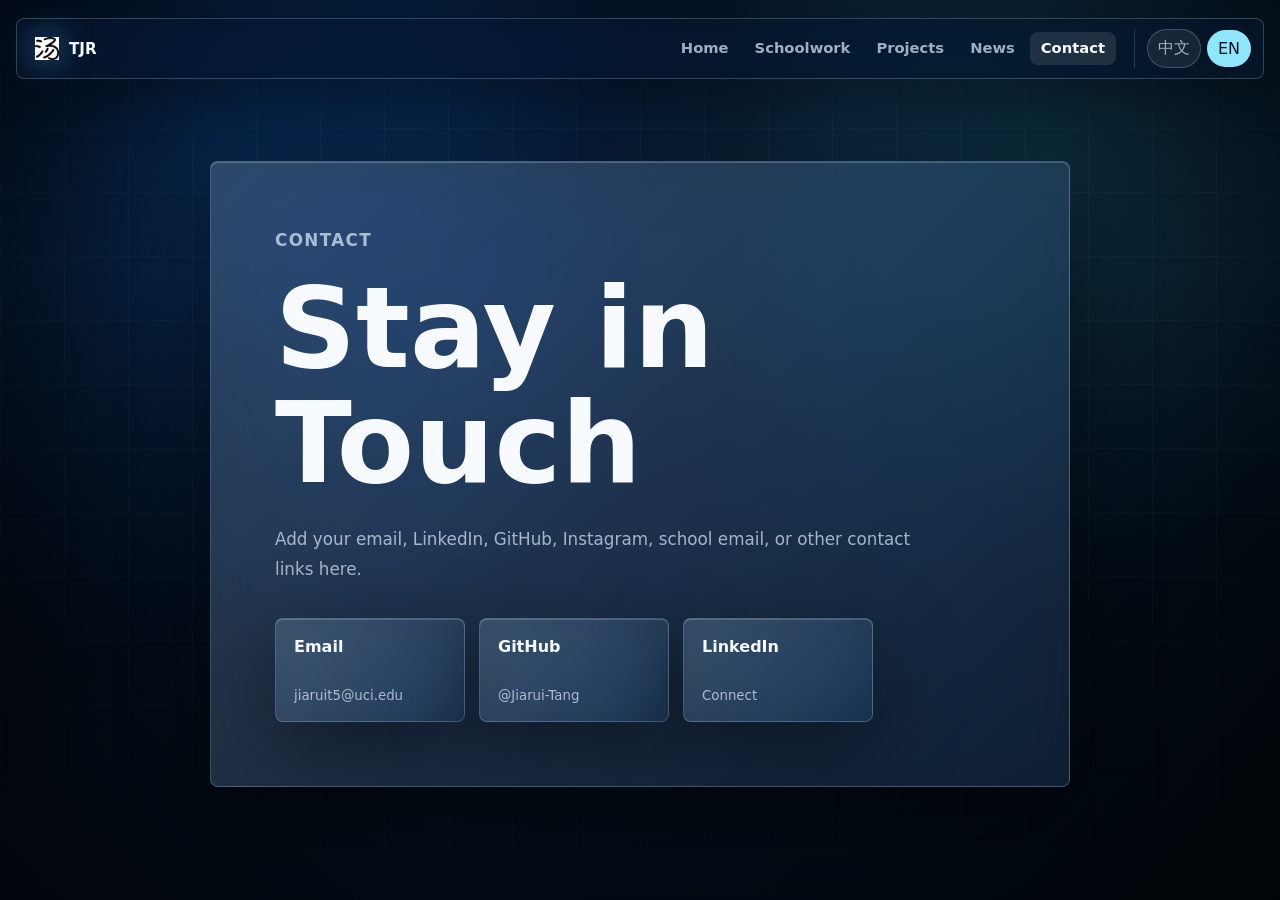
<file: contact.html>
<!DOCTYPE html>
<html lang="zh-CN">
  <head>
    <meta charset="UTF-8" />
    <meta name="viewport" content="width=device-width, initial-scale=1.0" />
    <title>TJR | Contact</title>
    <link rel="stylesheet" href="styles.css" />
  </head>
  <body data-page="contact">
    <header class="site-header">
      <a class="brand" href="index.html" aria-label="Portfolio home"><span class="brand-mark"></span><span>Portfolio</span></a>
      <button class="menu-button" type="button" aria-label="Open menu" aria-expanded="false"><span></span><span></span></button>
    </header>
    <div class="menu-panel" aria-hidden="true">
      <div class="menu-glass">
        <div class="menu-top"><p class="eyebrow" data-i18n="menuLabel">Menu</p><button class="menu-close" type="button" aria-label="Close menu">×</button></div>
        <nav class="menu-links" aria-label="Site navigation">
          <a href="index.html" data-i18n="navHome">主页</a>
          <a href="courses.html" data-i18n="navCourses">课程课业</a>
          <a href="projects.html" data-i18n="navProjects">项目 Gallery</a>
          <a href="news.html" data-i18n="navNews">新闻更新</a>
          <a href="contact.html" data-i18n="navContact">联系</a>
        </nav>
        <div class="language-switch" aria-label="Language"><button type="button" data-lang="zh">中文</button><button type="button" data-lang="en">EN</button></div>
      </div>
    </div>
    <main class="page-shell inner-page contact-page">
      <section class="contact-card liquid-card">
        <p class="eyebrow" data-i18n="contactKicker">Contact</p>
        <h1 data-i18n="contactTitle">保持联系</h1>
        <p data-i18n="contactIntro">可以把邮箱、LinkedIn、GitHub、小红书、Instagram 或学校邮箱放在这里。</p>
        <div class="contact-actions">
          <a class="glass-tile" href="mailto:jiaruit5@uci.edu"><strong>Email</strong><small>jiaruit5@uci.edu</small></a>
          <a class="glass-tile" href="https://github.com/Jiarui-Tang" target="_blank"><strong>GitHub</strong><small>@Jiarui-Tang</small></a>
          <a class="glass-tile" href="https://www.linkedin.com/in/tangjiarui" target="_blank"><strong>LinkedIn</strong><small>Connect</small></a>
        </div>
      </section>
    </main>
    <script src="script.js"></script>
  </body>
</html>
</file>
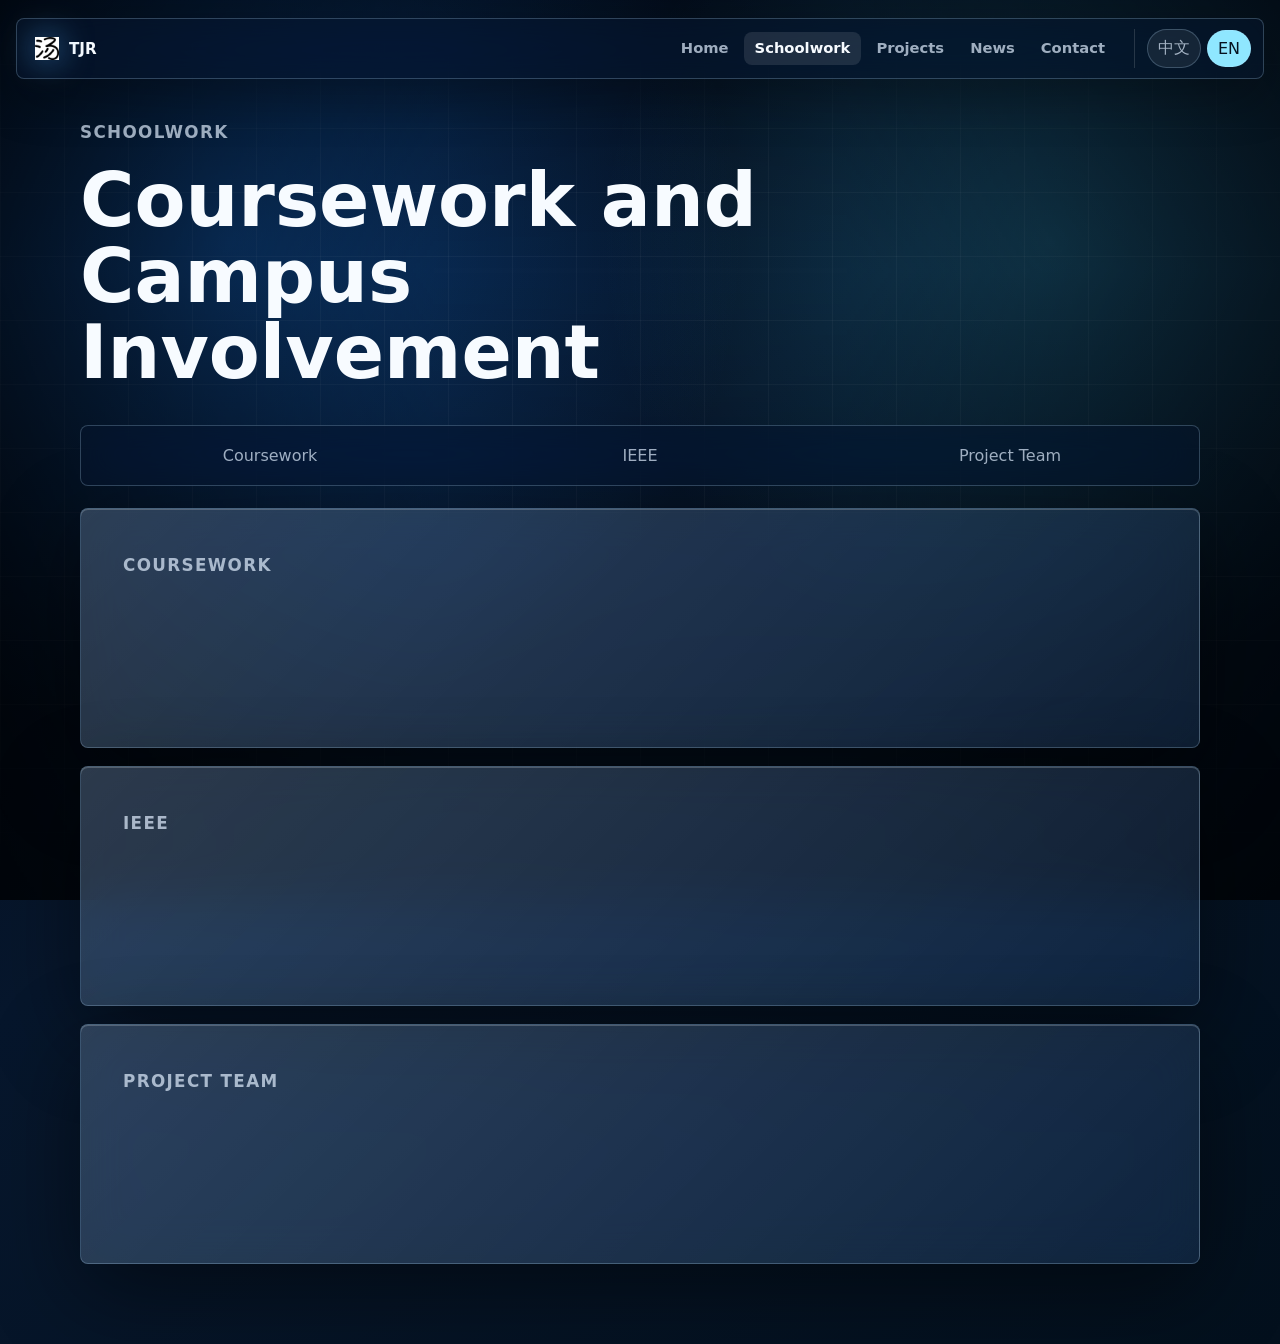
<file: courses.html>
<!DOCTYPE html>
<html lang="zh-CN">
  <head>
    <meta charset="UTF-8" />
    <meta name="viewport" content="width=device-width, initial-scale=1.0" />
    <title>TJR | Schoolwork</title>
    <link rel="stylesheet" href="styles.css" />
  </head>
  <body data-page="courses">
    <header class="site-header">
      <a class="brand" href="index.html" aria-label="Portfolio home"><span class="brand-mark"></span><span>Portfolio</span></a>
      <button class="menu-button" type="button" aria-label="Open menu" aria-expanded="false"><span></span><span></span></button>
    </header>
    <div class="menu-panel" aria-hidden="true">
      <div class="menu-glass">
        <div class="menu-top"><p class="eyebrow" data-i18n="menuLabel">Menu</p><button class="menu-close" type="button" aria-label="Close menu">×</button></div>
        <nav class="menu-links" aria-label="Site navigation">
          <a href="index.html" data-i18n="navHome">主页</a>
          <a href="courses.html" data-i18n="navCourses">课程课业</a>
          <a href="projects.html" data-i18n="navProjects">项目 Gallery</a>
          <a href="news.html" data-i18n="navNews">新闻更新</a>
          <a href="contact.html" data-i18n="navContact">联系</a>
        </nav>
        <div class="language-switch" aria-label="Language"><button type="button" data-lang="zh">中文</button><button type="button" data-lang="en">EN</button></div>
      </div>
    </div>
    <main class="page-shell project-detail-page courses-detail-page">
      <section>
        <div class="section-heading">
          <p class="eyebrow" data-i18n="coursesKicker">Schoolwork</p>
          <h1 class="courses-page-title" data-i18n="coursesTitle">Coursework & Campus Involvement</h1>
        </div>
      </section>

      <nav class="project-subnav" aria-label="Schoolwork sections">
        <a href="#coursework" data-i18n="courseworkSection">Coursework</a>
        <a href="#ieee" data-i18n="ieeeSection">IEEE</a>
        <a href="#project-team" data-i18n="projectTeamSection">Project Team</a>
      </nav>

      <section id="coursework" class="detail-block empty-detail-block liquid-card">
        <p class="eyebrow" data-i18n="courseworkSection">Coursework</p>
      </section>

      <section id="ieee" class="detail-block empty-detail-block liquid-card">
        <p class="eyebrow" data-i18n="ieeeSection">IEEE</p>
      </section>

      <section id="project-team" class="detail-block empty-detail-block liquid-card">
        <p class="eyebrow" data-i18n="projectTeamSection">Project Team</p>
      </section>
    </main>
    <script src="script.js"></script>
  </body>
</html>
</file>
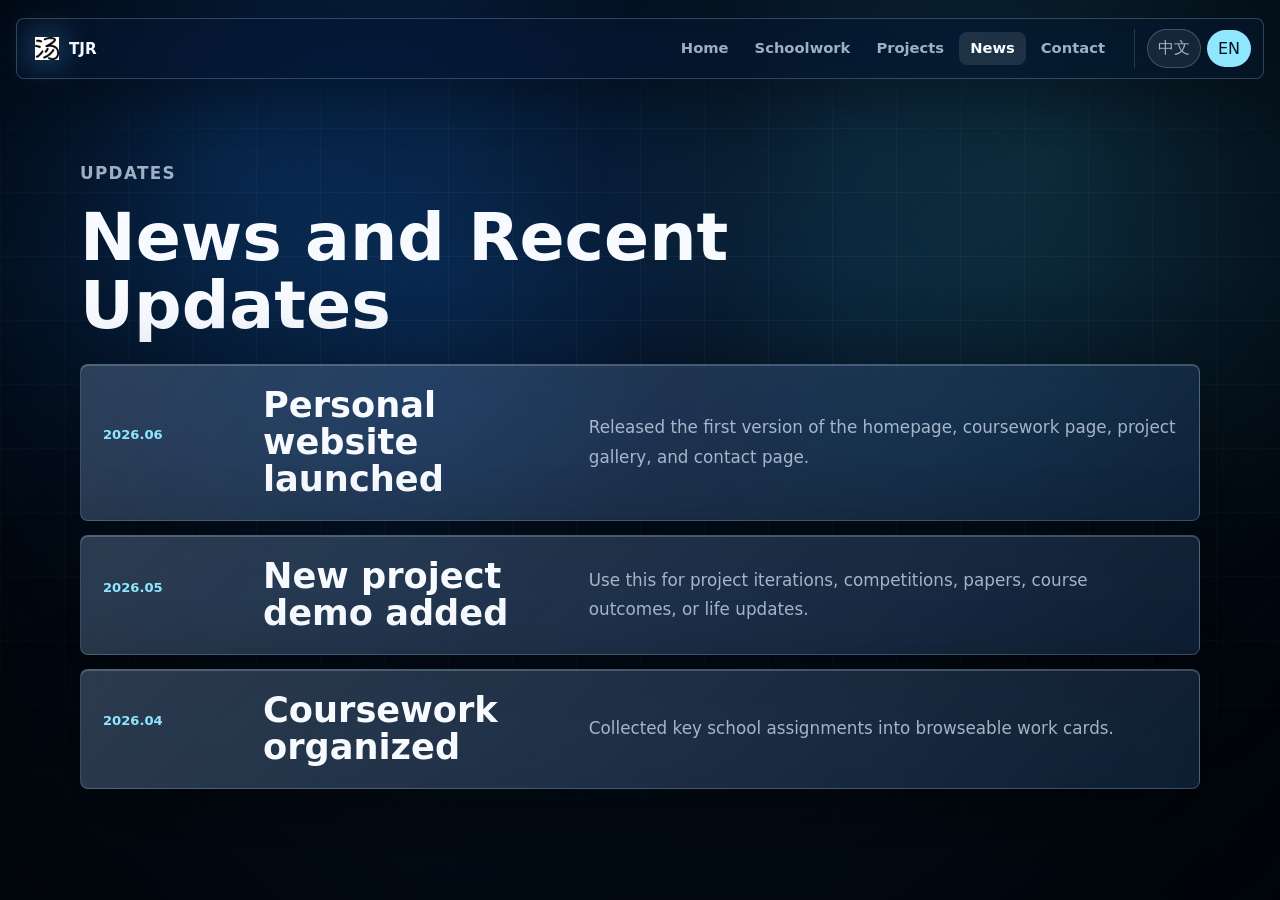
<file: news.html>
<!DOCTYPE html>
<html lang="zh-CN">
  <head>
    <meta charset="UTF-8" />
    <meta name="viewport" content="width=device-width, initial-scale=1.0" />
    <title>TJR | News</title>
    <link rel="stylesheet" href="styles.css" />
  </head>
  <body data-page="news">
    <header class="site-header">
      <a class="brand" href="index.html" aria-label="Portfolio home"><span class="brand-mark"></span><span>Portfolio</span></a>
      <button class="menu-button" type="button" aria-label="Open menu" aria-expanded="false"><span></span><span></span></button>
    </header>
    <div class="menu-panel" aria-hidden="true">
      <div class="menu-glass">
        <div class="menu-top"><p class="eyebrow" data-i18n="menuLabel">Menu</p><button class="menu-close" type="button" aria-label="Close menu">×</button></div>
        <nav class="menu-links" aria-label="Site navigation">
          <a href="index.html" data-i18n="navHome">主页</a>
          <a href="courses.html" data-i18n="navCourses">课程课业</a>
          <a href="projects.html" data-i18n="navProjects">项目 Gallery</a>
          <a href="news.html" data-i18n="navNews">新闻更新</a>
          <a href="contact.html" data-i18n="navContact">联系</a>
        </nav>
        <div class="language-switch" aria-label="Language"><button type="button" data-lang="zh">中文</button><button type="button" data-lang="en">EN</button></div>
      </div>
    </div>
    <main class="page-shell inner-page">
      <section>
        <div class="section-heading">
          <p class="eyebrow" data-i18n="newsKicker">Updates</p>
          <h1 class="news-page-title" data-i18n="newsTitle">新闻与最近更新</h1>
        </div>
        <div class="news-list">
          <article class="news-item"><time>2026.06</time><h2 data-i18n="newsOneTitle">个人网站上线</h2><p data-i18n="newsOneText">发布第一版主页、课程展示、项目 gallery 和联系页面。</p></article>
          <article class="news-item"><time>2026.05</time><h2 data-i18n="newsTwoTitle">新增项目 Demo</h2><p data-i18n="newsTwoText">这里可以写你的项目迭代、比赛、论文、课程成果或生活更新。</p></article>
          <article class="news-item"><time>2026.04</time><h2 data-i18n="newsThreeTitle">课程作品整理</h2><p data-i18n="newsThreeText">把学校里的重点作业整理成可浏览的作品卡片。</p></article>
        </div>
      </section>
    </main>
    <script src="script.js"></script>
  </body>
</html>
</file>
<file: styles.css>
:root {
  color-scheme: dark;
  --ink: #f7fbff;
  --muted: rgba(225, 239, 255, 0.7);
  --line: rgba(184, 224, 255, 0.24);
  --glass: rgba(10, 38, 72, 0.48);
  --glass-strong: rgba(23, 87, 145, 0.44);
  --blue: #4cb3ff;
  --cyan: #8fe7ff;
  --deep: #020814;
  --shadow: 0 28px 88px rgba(0, 0, 0, 0.46);
}

* {
  box-sizing: border-box;
}

html {
  min-height: 100%;
}

body {
  margin: 0;
  min-height: 100vh;
  overflow-x: hidden;
  color: var(--ink);
  font-family: Inter, ui-sans-serif, system-ui, -apple-system, BlinkMacSystemFont, "Segoe UI", sans-serif;
  background:
    radial-gradient(circle at 18% 18%, rgba(24, 133, 255, 0.34), transparent 32rem),
    radial-gradient(circle at 82% 18%, rgba(68, 227, 255, 0.18), transparent 28rem),
    linear-gradient(140deg, var(--deep) 0%, #07172d 42%, #03101d 100%);
}

body::before {
  position: fixed;
  inset: 0;
  z-index: -3;
  content: "";
  background-image:
    linear-gradient(rgba(255, 255, 255, 0.04) 1px, transparent 1px),
    linear-gradient(90deg, rgba(255, 255, 255, 0.04) 1px, transparent 1px);
  background-size: 64px 64px;
  mask-image: linear-gradient(to bottom, transparent 0%, black 18%, black 75%, transparent 100%);
}

body::after {
  position: fixed;
  inset: 0;
  z-index: -2;
  pointer-events: none;
  content: "";
  background:
    linear-gradient(90deg, rgba(0, 0, 0, 0.5), transparent 34%, transparent 66%, rgba(0, 0, 0, 0.42)),
    linear-gradient(to bottom, rgba(0, 0, 0, 0.24), transparent 30%, rgba(0, 0, 0, 0.48));
}

a {
  color: inherit;
  text-decoration: none;
}

[data-i18n] {
  white-space: pre-line;
}

button {
  font: inherit;
}

.site-header {
  position: fixed;
  top: 18px;
  left: 50%;
  z-index: 80;
  display: flex;
  width: min(1280px, calc(100% - 32px));
  min-height: 58px;
  align-items: center;
  justify-content: space-between;
  padding: 10px 12px 10px 18px;
  border: 1px solid var(--line);
  border-radius: 8px;
  background: rgba(7, 22, 42, 0.58);
  box-shadow: 0 16px 50px rgba(0, 0, 0, 0.28);
  transform: translateX(-50%);
  backdrop-filter: blur(24px) saturate(160%);
}

.brand {
  display: flex;
  gap: 10px;
  align-items: center;
  font-size: 0.95rem;
  font-weight: 760;
}

.header-actions {
  display: flex;
  gap: 18px;
  align-items: center;
  justify-content: flex-end;
  min-width: 0;
}

.header-nav {
  display: flex;
  gap: 4px;
  align-items: center;
}

.header-nav a {
  padding: 9px 11px;
  border-radius: 8px;
  color: var(--muted);
  font-size: 0.92rem;
  font-weight: 720;
  line-height: 1;
  transition: color 180ms ease, background 180ms ease;
  white-space: nowrap;
}

.header-nav a:hover,
.header-nav a.active-page {
  color: var(--ink);
  background: rgba(255, 255, 255, 0.1);
}

.header-language {
  display: flex;
  gap: 6px;
  align-items: center;
  padding-left: 12px;
  border-left: 1px solid rgba(255, 255, 255, 0.14);
}

.header-language button {
  min-width: 42px;
  padding: 8px 10px;
  border: 1px solid var(--line);
  border-radius: 999px;
  color: var(--muted);
  background: rgba(255, 255, 255, 0.07);
}

.header-language button.active-lang {
  color: #06111f;
  background: var(--cyan);
}

.brand-mark {
  width: 24px;
  height: 24px;
  background: url("Untitled-1.png") center / contain no-repeat;
  filter: drop-shadow(0 0 16px rgba(83, 180, 255, 0.58));
}

.menu-button,
.menu-close,
.dialog-close,
.dialog-arrow {
  display: grid;
  place-items: center;
  border: 1px solid var(--line);
  color: var(--ink);
  background: rgba(255, 255, 255, 0.08);
  backdrop-filter: blur(18px);
}

.menu-button {
  display: none;
  width: 48px;
  height: 42px;
  gap: 6px;
  border-radius: 8px;
  transition: transform 180ms ease, background 180ms ease, border-color 180ms ease;
}

.menu-button span {
  width: 20px;
  height: 2px;
  border-radius: 999px;
  background: var(--ink);
}

.menu-button:hover,
.menu-close:hover,
.dialog-close:hover,
.dialog-arrow:hover {
  border-color: rgba(198, 240, 255, 0.58);
  background: rgba(98, 197, 255, 0.16);
  transform: scale(1.06);
}

.menu-panel {
  position: fixed;
  inset: 0;
  z-index: 120;
  display: flex;
  align-items: stretch;
  justify-content: flex-end;
  overflow: hidden;
  overscroll-behavior: contain;
  pointer-events: none;
  opacity: 0;
  transition: opacity 260ms ease;
}

body.menu-is-open {
  overflow: hidden;
}

.menu-panel::before {
  position: absolute;
  inset: 0;
  content: "";
  background: rgba(0, 7, 18, 0.44);
  backdrop-filter: blur(10px);
}

.menu-panel.menu-open {
  pointer-events: auto;
  opacity: 1;
}

.menu-glass {
  position: relative;
  display: grid;
  width: min(390px, calc(100vw - 32px));
  min-height: 100svh;
  align-content: start;
  gap: 22px;
  padding: 28px;
  border-left: 1px solid var(--line);
  background:
    linear-gradient(135deg, rgba(255, 255, 255, 0.16), rgba(255, 255, 255, 0.04)),
    rgba(8, 30, 58, 0.88);
  box-shadow: var(--shadow);
  overflow-y: auto;
  transform: translateX(100%);
  transition: transform 260ms ease;
  backdrop-filter: blur(28px) saturate(160%);
}

.menu-open .menu-glass {
  transform: translateX(0);
}

.menu-top {
  display: flex;
  align-items: center;
  justify-content: space-between;
}

.menu-close {
  width: 42px;
  height: 42px;
  border-radius: 50%;
  font-size: 1.45rem;
}

.menu-links {
  display: grid;
  gap: 6px;
}

.menu-links a {
  display: flex;
  justify-content: space-between;
  padding: 13px 0;
  border-bottom: 1px solid rgba(255, 255, 255, 0.12);
  color: var(--muted);
  font-size: clamp(1.08rem, 2vw, 1.32rem);
  font-weight: 760;
  line-height: 1.2;
  transition: color 180ms ease, transform 180ms ease;
}

.menu-links a:hover,
.menu-links a.active-page {
  color: var(--ink);
  transform: translateX(10px);
}

.language-switch {
  display: flex;
  flex-wrap: wrap;
  gap: 10px;
}

.language-switch button {
  min-width: 78px;
  padding: 10px 14px;
  border: 1px solid var(--line);
  border-radius: 999px;
  color: var(--muted);
  background: rgba(255, 255, 255, 0.07);
}

.language-switch button.active-lang {
  color: #06111f;
  background: var(--cyan);
}

.page-shell {
  width: min(1120px, calc(100% - 48px));
  margin: 0 auto;
}

.hero-page,
.inner-page {
  min-height: 100vh;
  padding: 118px 0 70px;
}

.home-shell {
  padding-bottom: 78px;
}

.home-section {
  scroll-margin-top: 90px;
}

.hero-page {
  position: relative;
  display: grid;
  align-items: center;
  min-height: 86vh;
}

.home-about {
  display: grid;
  grid-template-columns: minmax(0, 0.92fr) minmax(320px, 0.58fr);
  gap: 34px;
  align-items: center;
  min-height: 82vh;
  padding: 76px 0;
}

.home-about .page-copy {
  max-width: 840px;
}

.home-routes {
  min-height: 74vh;
  padding: 70px 0 20px;
}

.page-copy {
  max-width: 760px;
}

.eyebrow {
  margin: 0 0 16px;
  color: var(--cyan);
  font-size: 0.78rem;
  font-weight: 760;
  letter-spacing: 0.08em;
  text-transform: uppercase;
}

h1,
h2,
h3,
p,
figure {
  margin-top: 0;
}

h1 {
  max-width: 860px;
  margin-bottom: 24px;
  font-size: clamp(3.8rem, 8.8vw, 7.7rem);
  line-height: 1.02;
}

h1 strong {
  display: block;
  margin-top: 0.08em;
  color: transparent;
  background: linear-gradient(90deg, #ffffff 0%, var(--cyan) 34%, #579dff 70%, #ffffff 100%);
  background-clip: text;
  -webkit-background-clip: text;
}

.hero-page h1 {
  max-width: 980px;
  font-size: clamp(4.2rem, 9.5vw, 8.2rem);
  line-height: 1.08;
}

.hero-page h1 span {
  display: block;
}

html[lang="en"] .hero-page h1 {
  max-width: 780px;
  font-size: clamp(3.5rem, 7.4vw, 6.7rem);
  line-height: 1.04;
}

html[lang="en"] .hero-page h1 strong {
  padding-bottom: 0.12em;
  white-space: nowrap;
}

html[lang="zh-CN"] .hero-page h1 {
  font-size: clamp(4.2rem, 9.2vw, 7.7rem);
  line-height: 1;
}

html[lang="zh-CN"] .hero-page h1 span {
  font-size: 0.58em;
  line-height: 1.18;
}

html[lang="zh-CN"] .hero-page h1 strong {
  padding-bottom: 0;
}

h2 {
  margin-bottom: 10px;
  font-size: clamp(1.4rem, 3vw, 2.2rem);
  line-height: 1.05;
}

.home-section-title {
  max-width: 820px;
  margin-bottom: 18px;
  font-size: clamp(3rem, 7vw, 6.2rem);
  line-height: 0.94;
}

.home-routes .home-section-title {
  font-size: clamp(2.2rem, 4.8vw, 4.2rem);
  line-height: 1.02;
}

.page-copy p,
.section-heading p,
.liquid-card p,
.course-card p,
.news-item p {
  max-width: 660px;
  color: var(--muted);
  font-size: 1.05rem;
  line-height: 1.75;
}

.hero-actions,
.contact-actions {
  display: flex;
  flex-wrap: wrap;
  gap: 14px;
  margin-top: 34px;
}

.glass-tile,
.liquid-card,
.course-card,
.news-item,
.photo-card {
  border: 1px solid var(--line);
  border-radius: 8px;
  background:
    linear-gradient(135deg, rgba(255, 255, 255, 0.16), rgba(255, 255, 255, 0.04)),
    var(--glass);
  box-shadow: var(--shadow), inset 0 1px 0 rgba(255, 255, 255, 0.2);
  backdrop-filter: blur(24px) saturate(160%);
}

.glass-tile {
  display: grid;
  min-width: 190px;
  min-height: 104px;
  align-content: space-between;
  padding: 18px;
  transition: transform 220ms ease, border-color 220ms ease, background 220ms ease;
}

.glass-tile:hover,
.course-card:hover,
.news-item:hover,
.photo-card:hover {
  border-color: rgba(198, 240, 255, 0.58);
  background:
    linear-gradient(135deg, rgba(255, 255, 255, 0.22), rgba(98, 197, 255, 0.1)),
    var(--glass-strong);
  transform: translateY(-8px) scale(1.035);
}

.glass-tile small {
  color: var(--muted);
}

.update-preview {
  display: grid;
  grid-template-columns: minmax(160px, 0.36fr) minmax(0, 1fr) auto;
  gap: 16px;
  align-items: center;
  max-width: 920px;
  min-height: 96px;
  margin: -18px auto 8px;
  padding: 16px 18px;
}

.update-preview .eyebrow,
.update-preview h2,
.update-preview p {
  margin-bottom: 0;
}

.update-preview h2 {
  font-size: clamp(1.05rem, 2vw, 1.35rem);
}

.update-preview p {
  font-size: 0.92rem;
  line-height: 1.55;
}

.update-preview a {
  display: inline-flex;
  color: var(--cyan);
  font-weight: 760;
  white-space: nowrap;
}

.text-link {
  display: inline-flex;
  margin-top: 12px;
  color: var(--cyan);
  font-weight: 760;
}

.route-grid {
  display: grid;
  grid-template-columns: repeat(4, minmax(0, 1fr));
  gap: 16px;
}

.route-card {
  display: grid;
  min-height: 260px;
  align-content: space-between;
  padding: 22px;
  border: 1px solid var(--line);
  border-radius: 8px;
  background:
    linear-gradient(135deg, rgba(255, 255, 255, 0.16), rgba(255, 255, 255, 0.04)),
    var(--glass);
  box-shadow: var(--shadow), inset 0 1px 0 rgba(255, 255, 255, 0.2);
  backdrop-filter: blur(24px) saturate(160%);
  transition: transform 220ms ease, border-color 220ms ease, background 220ms ease;
}

.route-card:hover {
  border-color: rgba(198, 240, 255, 0.58);
  background:
    linear-gradient(135deg, rgba(255, 255, 255, 0.22), rgba(98, 197, 255, 0.1)),
    var(--glass-strong);
  transform: translateY(-8px) scale(1.035);
}

.route-card span {
  color: var(--cyan);
  font-size: 0.82rem;
  font-weight: 760;
}

.route-card p {
  color: var(--muted);
  line-height: 1.7;
}

.inner-page {
  display: grid;
  align-items: center;
}

.split-page {
  display: grid;
  grid-template-columns: minmax(0, 0.96fr) minmax(320px, 0.74fr);
  gap: 34px;
  align-items: center;
}

.education-panel {
  display: grid;
  grid-template-areas:
    "title title"
    "logo details";
  grid-template-columns: minmax(150px, 180px) minmax(0, 1fr);
  gap: 20px 28px;
  align-items: start;
  width: min(600px, calc(100% + 24px));
  margin-left: -10px;
  margin-top: 28px;
  padding: 30px;
}

.education-logo {
  grid-area: logo;
  width: min(180px, 100%);
  justify-self: start;
  border-radius: 0;
  box-shadow: none;
}

.education-copy {
  display: contents;
}

.education-copy h2 {
  grid-area: title;
  margin-bottom: 0;
}

.education-copy p {
  grid-area: details;
  align-self: center;
  margin-bottom: 0;
}

.education-panel article {
  padding: 22px;
  border: 1px solid rgba(255, 255, 255, 0.12);
  border-radius: 8px;
  background: rgba(255, 255, 255, 0.05);
}

.home-about-photo {
  width: 100%;
  margin: 0;
  padding: 10px;
  overflow: hidden;
}

.home-about-photo img {
  display: block;
  width: 100%;
  height: min(68vh, 640px);
  min-height: 420px;
  object-fit: cover;
  object-position: center 20%;
  border-radius: 6px;
}

.education-panel span,
.course-card span,
.news-item time {
  display: inline-flex;
  margin-bottom: 16px;
  color: var(--cyan);
  font-size: 0.82rem;
  font-weight: 760;
}

.section-heading {
  margin-bottom: 0px;
}

.course-grid {
  display: grid;
  grid-template-columns: repeat(4, minmax(0, 1fr));
  gap: 16px;
}

.course-card {
  min-height: 290px;
  padding: 22px;
  transition: transform 220ms ease, border-color 220ms ease, background 220ms ease;
}

.project-page {
  display: grid;
  gap: 0px;
}

.projects-page-title {
  font-size: clamp(2.8rem, 5.8vw, 5.1rem);
}

.courses-page-title {
  font-size: clamp(2.8rem, 5.8vw, 5.1rem);
}

.news-page-title {
  font-size: clamp(2.6rem, 5.2vw, 4.7rem);
}

.courses-detail-page {
  display: block;
}

.empty-detail-block {
  min-height: 240px;
}

.project-flat-grid {
  display: grid;
  grid-template-columns: repeat(2, minmax(0, 1fr));
  gap: 20px;
}

.project-tile {
  position: relative;
  min-height: 560px;
  overflow: hidden;
  border: 1px solid var(--line);
  border-radius: 8px;
  background: var(--glass);
  box-shadow: var(--shadow);
  transition: transform 240ms ease, border-color 220ms ease;
}

.project-tile:hover {
  border-color: rgba(198, 240, 255, 0.58);
  transform: translateY(-10px) scale(1.015);
}

.project-tile img {
  position: absolute;
  inset: 0;
  width: 100%;
  height: 100%;
  object-fit: cover;
  filter: saturate(1.12) contrast(1.04);
  transition: transform 420ms ease;
}

.project-tile:hover img {
  transform: scale(1.045);
}

.project-tile::after {
  position: absolute;
  inset: 34% 0 0;
  content: "";
  background: linear-gradient(to top, rgba(0, 8, 18, 0.94), rgba(0, 8, 18, 0.58) 56%, rgba(0, 8, 18, 0));
}

.project-tile-copy {
  position: absolute;
  right: 0;
  bottom: 0;
  left: 0;
  z-index: 1;
  padding: clamp(22px, 4vw, 34px);
}

.project-tile-copy span {
  display: inline-flex;
  margin-bottom: 18px;
  color: var(--cyan);
  font-size: 0.82rem;
  font-weight: 760;
}

.project-tile-copy h2 {
  margin-bottom: 12px;
  font-size: clamp(2.4rem, 5vw, 4.6rem);
}

.project-tile-copy p {
  max-width: 520px;
  color: rgba(237, 247, 255, 0.78);
  line-height: 1.65;
}

.project-detail-page {
  padding: 118px 0 80px;
}

.project-back {
  margin-bottom: 24px;
}

.project-detail-hero {
  display: grid;
  grid-template-columns: minmax(0, 0.78fr) minmax(320px, 0.72fr);
  gap: 28px;
  align-items: end;
  min-height: 62vh;
}

.project-detail-hero img {
  width: 100%;
  height: min(58vh, 560px);
  min-height: 360px;
  object-fit: cover;
  border: 1px solid var(--line);
  border-radius: 8px;
  box-shadow: var(--shadow);
}

.project-subnav {
  position: sticky;
  top: 92px;
  z-index: 20;
  display: flex;
  gap: 8px;
  margin: 34px 0 22px;
  padding: 8px;
  border: 1px solid var(--line);
  border-radius: 8px;
  background: rgba(7, 22, 42, 0.58);
  backdrop-filter: blur(22px) saturate(160%);
}

.project-subnav a {
  flex: 1;
  padding: 12px 14px;
  border-radius: 8px;
  color: var(--muted);
  text-align: center;
  transition: color 180ms ease, background 180ms ease, transform 180ms ease;
}

.project-subnav a:hover {
  color: var(--ink);
  background: rgba(255, 255, 255, 0.1);
  transform: translateY(-2px);
}

.detail-block {
  scroll-margin-top: 178px;
  margin-top: 18px;
  padding: clamp(24px, 4vw, 42px);
}

.project-deck {
  position: relative;
  min-height: 590px;
  isolation: isolate;
}

.photo-card {
  position: absolute;
  display: block;
  width: min(47vw, 390px);
  aspect-ratio: 0.78 / 1;
  padding: 10px;
  overflow: hidden;
  color: inherit;
  transition: transform 240ms ease, border-color 220ms ease, background 220ms ease;
}

.photo-card::after {
  position: absolute;
  inset: 36% 10px 10px;
  content: "";
  border-radius: 0 0 6px 6px;
  background: linear-gradient(to top, rgba(0, 8, 18, 0.9), rgba(0, 8, 18, 0));
}

.photo-card img {
  width: 100%;
  height: 100%;
  object-fit: cover;
  border-radius: 6px;
  filter: saturate(1.12) contrast(1.04);
}

.photo-card span {
  position: absolute;
  left: 24px;
  bottom: 22px;
  z-index: 1;
  font-size: 1.1rem;
  font-weight: 800;
}

.photo-card:nth-child(1) {
  left: 3%;
  top: 18px;
  z-index: 4;
  transform: rotate(-4deg);
}

.photo-card:nth-child(2) {
  left: 24%;
  top: 54px;
  z-index: 3;
  transform: rotate(2deg);
}

.photo-card:nth-child(3) {
  left: 45%;
  top: 18px;
  z-index: 2;
  transform: rotate(-2deg);
}

.photo-card:nth-child(4) {
  left: 64%;
  top: 68px;
  z-index: 1;
  transform: rotate(4deg);
}

.project-deck:hover .photo-card:nth-child(1) {
  transform: translate(-10px, -12px) rotate(-5deg);
}

.project-deck:hover .photo-card:nth-child(2) {
  transform: translate(-5px, 10px) rotate(1deg);
}

.project-deck:hover .photo-card:nth-child(3) {
  transform: translate(6px, -10px) rotate(-1deg);
}

.project-deck:hover .photo-card:nth-child(4) {
  transform: translate(12px, 10px) rotate(5deg);
}

.news-list {
  display: grid;
  gap: 14px;
}

.news-item {
  display: grid;
  grid-template-columns: 140px minmax(0, 0.52fr) minmax(0, 1fr);
  gap: 20px;
  align-items: center;
  min-height: 118px;
  padding: 22px;
  transition: transform 220ms ease, border-color 220ms ease, background 220ms ease;
}

.news-item h2,
.news-item p {
  margin-bottom: 0;
}

.contact-page {
  place-items: center;
}

.contact-card {
  width: min(860px, 100%);
  padding: clamp(28px, 6vw, 64px);
}

.project-dialog {
  width: min(1060px, calc(100% - 28px));
  padding: 0;
  border: 0;
  color: var(--ink);
  background: transparent;
}

.project-dialog::backdrop {
  background: rgba(0, 6, 16, 0.76);
  backdrop-filter: blur(14px);
}

.dialog-frame {
  position: relative;
  display: grid;
  place-items: center;
}

.dialog-visual {
  position: relative;
  width: min(900px, 100%);
  margin: 0;
  overflow: hidden;
  border: 1px solid var(--line);
  border-radius: 8px;
  background: rgba(4, 17, 33, 0.82);
  box-shadow: 0 40px 120px rgba(0, 0, 0, 0.62);
}

.dialog-image {
  display: block;
  width: 100%;
  height: min(74vh, 700px);
  min-height: 420px;
  object-fit: cover;
}

.dialog-caption {
  position: absolute;
  right: 0;
  bottom: 0;
  left: 0;
  padding: 120px clamp(22px, 5vw, 48px) clamp(22px, 4vw, 38px);
  background: linear-gradient(to top, rgba(0, 8, 18, 0.94), rgba(0, 8, 18, 0.58) 54%, rgba(0, 8, 18, 0));
}

.dialog-caption h2 {
  margin-bottom: 10px;
  font-size: clamp(2rem, 5vw, 4.2rem);
}

.dialog-caption p {
  max-width: 680px;
  color: rgba(237, 247, 255, 0.78);
  line-height: 1.65;
}

.dialog-close {
  position: absolute;
  top: 12px;
  right: 12px;
  z-index: 5;
  width: 44px;
  height: 44px;
  border-radius: 50%;
  font-size: 1.5rem;
}

.dialog-arrow {
  position: absolute;
  top: 50%;
  z-index: 5;
  width: 52px;
  height: 52px;
  border-radius: 50%;
  font-size: 2.2rem;
  transform: translateY(-50%);
}

.dialog-arrow:hover {
  transform: translateY(-50%) scale(1.06);
}

.dialog-prev {
  left: 12px;
}

.dialog-next {
  right: 12px;
}

.dialog-tags {
  display: flex;
  flex-wrap: wrap;
  gap: 8px;
  margin-top: 18px;
}

.dialog-tags span {
  padding: 8px 10px;
  border: 1px solid var(--line);
  border-radius: 999px;
  color: var(--cyan);
  background: rgba(255, 255, 255, 0.06);
  font-size: 0.82rem;
}

@media (max-width: 900px) {
  .site-header {
    top: 10px;
  }

  .header-actions {
    display: none;
  }

  .site-header .menu-button {
    display: grid;
  }

  .menu-panel {
    align-items: flex-start;
    justify-content: center;
    padding: 0 10px;
    overflow-y: auto;
  }

  .menu-glass {
    width: min(100%, 680px);
    min-height: auto;
    max-height: calc(100svh - 86px);
    margin-top: 76px;
    gap: 14px;
    padding: 18px;
    border: 1px solid var(--line);
    border-radius: 8px;
    transform: translateY(-18px);
  }

  .menu-panel.menu-open .menu-glass {
    transform: translateY(0);
  }

  .menu-links a {
    padding: 10px 0;
    font-size: 1rem;
  }

  .page-shell {
    width: min(100% - 28px, 680px);
  }

  .hero-page,
  .inner-page,
  .split-page,
  .home-about {
    grid-template-columns: 1fr;
  }

  .education-panel {
    grid-template-areas:
      "title"
      "logo"
      "details";
    grid-template-columns: 1fr;
    gap: 20px;
    width: 100%;
    margin-left: 0;
    padding: 24px;
  }

  .education-logo {
    width: min(170px, 70%);
  }

  .hero-page,
  .inner-page {
    padding-top: 108px;
  }

  h1 {
    font-size: clamp(3.1rem, 13.5vw, 5.4rem);
    line-height: 1.08;
  }

  .courses-page-title,
  .projects-page-title {
    font-size: clamp(2.45rem, 10vw, 4rem);
  }

  .hero-page h1 {
    font-size: clamp(3.25rem, 14vw, 5.7rem);
    line-height: 1.1;
  }

  html[lang="en"] .hero-page h1 {
    font-size: clamp(3rem, 13vw, 5rem);
    line-height: 1.08;
  }

  html[lang="en"] .hero-page h1 strong {
    white-space: normal;
  }

  html[lang="zh-CN"] .hero-page h1 {
    font-size: clamp(3.4rem, 15vw, 5.6rem);
  }

  .course-grid {
    grid-template-columns: 1fr;
  }

  .route-grid {
    grid-template-columns: 1fr;
  }

  .home-about,
  .home-routes {
    min-height: auto;
    padding: 56px 0;
  }

  .update-preview {
    grid-template-columns: 1fr;
    gap: 10px;
    margin: 0 auto 8px;
  }

  .home-about-photo img {
    height: 58vh;
    min-height: 340px;
  }

  .course-card {
    min-height: 180px;
  }

  .project-deck {
    min-height: 680px;
  }

  .project-flat-grid,
  .project-detail-hero {
    grid-template-columns: 1fr;
  }

  .project-tile {
    min-height: 430px;
  }

  .project-subnav {
    top: 80px;
    overflow-x: auto;
  }

  .project-subnav a {
    min-width: 96px;
  }

  .photo-card {
    width: min(78vw, 330px);
  }

  .photo-card:nth-child(1) {
    left: 0;
    top: 0;
  }

  .photo-card:nth-child(2) {
    left: 16%;
    top: 92px;
  }

  .photo-card:nth-child(3) {
    left: 3%;
    top: 214px;
  }

  .photo-card:nth-child(4) {
    left: 20%;
    top: 330px;
  }

  .news-item {
    grid-template-columns: 1fr;
    gap: 8px;
  }

  .dialog-image {
    height: 72vh;
    min-height: 420px;
  }

  .dialog-arrow {
    width: 44px;
    height: 44px;
  }

  .dialog-prev {
    left: 8px;
  }

  .dialog-next {
    right: 8px;
  }
}

@media (max-height: 680px) {
  .menu-glass {
    gap: 10px;
    padding: 18px 22px;
  }

  .menu-links a {
    padding: 9px 0;
    font-size: 1rem;
  }

  .language-switch button {
    padding: 8px 12px;
  }
}

@media (prefers-reduced-motion: reduce) {
  *,
  *::before,
  *::after {
    animation-duration: 0.01ms !important;
    animation-iteration-count: 1 !important;
    scroll-behavior: auto !important;
    transition-duration: 0.01ms !important;
  }
}
</file>
